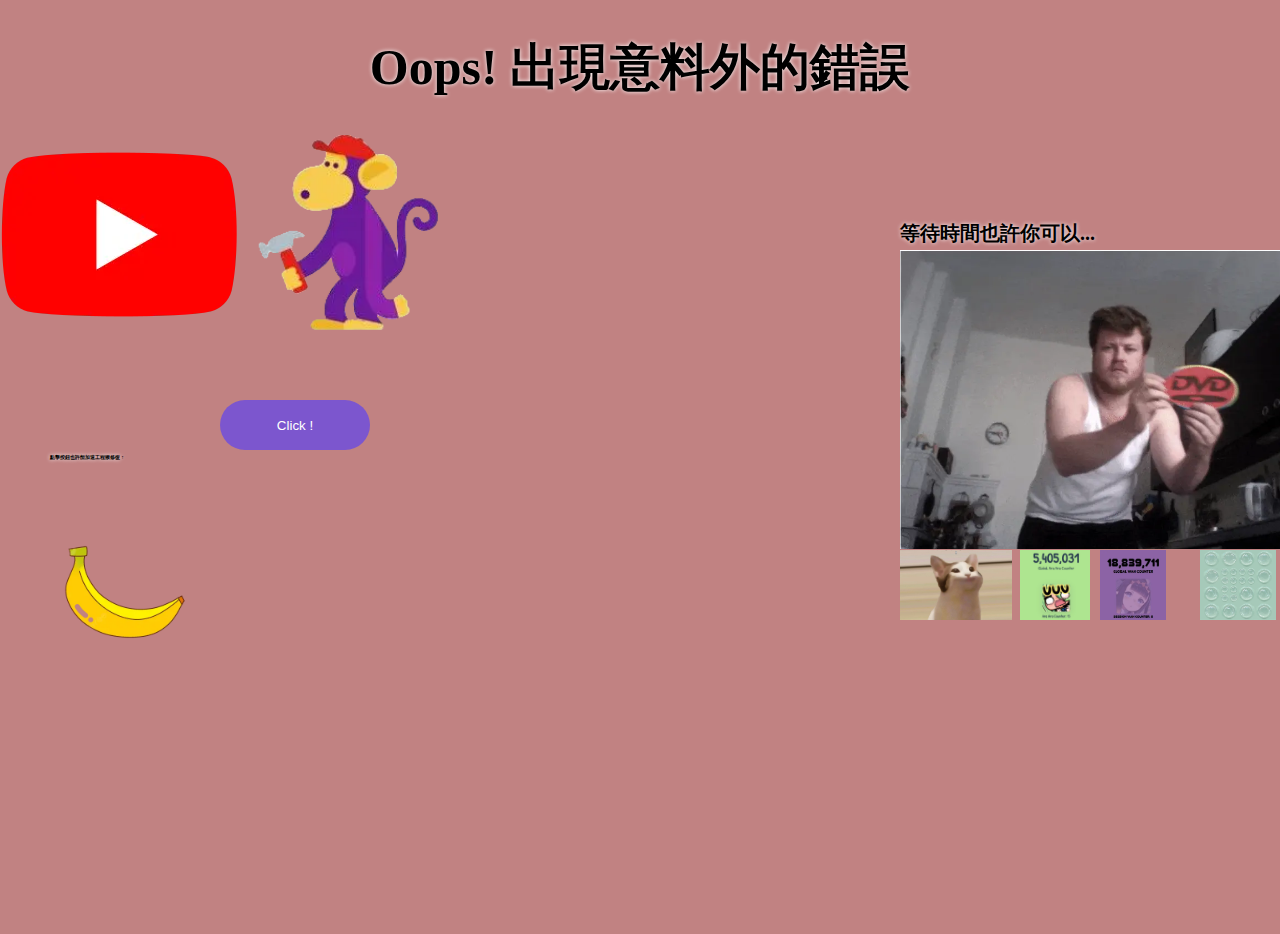
<file: hw02.html>
<!DOCTYPE html>
<html lang="en-us">

<head>
    <meta charset="utf-8">
    <meta name="viewport" content="width=device-width">
    <meta name="description" content="error">
    <title>YouTube</title>
    <link rel="stylesheet" href="hw02.css">
</head>

<body>

    <h1>Oops! 出現意料外的錯誤</h1>

    <img id="img02" src="YouTube_full-color_icon_(2017).svg.webp" width="239" height="165" style="vertical-align:middle" alt="yt">
    <img id="img01" src="youtubeMonkey.webp" width="200" height="200" style="vertical-align:middle" alt="monkey">
    
    <button onclick="start()" class="click" style="width:150px;height:50px;">Click !</button>
    <h2> 點擊按鈕也許能加速工程猴修復  ↑</h2>
    <img id="img03" src="banana.webp" width="200" height="200" style="vertical-align:middle" alt="banana">
    
    <h3>等待時間也許你可以...</h3>
    <img id="gif" src="dvd.webp" width="400" style="vertical-align:middle" alt="dvd">

    <a href="https://popcat.click/" target="_blank"><img src='cat.webp' alt='Cat' height='70' id="link1"></a>
    <a href="https://faunaraara.com/" target="_blank"><img src='fauna.webp' alt='fauna' height='70' id="link2"></a>
    <a href="https://inanoises.com/" target="_blank"><img src='ina.webp' alt='ina' height='70' id="link3"></a>
    <a href="https://bubblespop.netlify.app/" target="_blank"><img src='tw.webp' alt='bobble' height='70' width="76" id="link4"></a>

    <div id="count"> </div>
    <script src="hw02.js"></script>
</body>

</html>
</file>
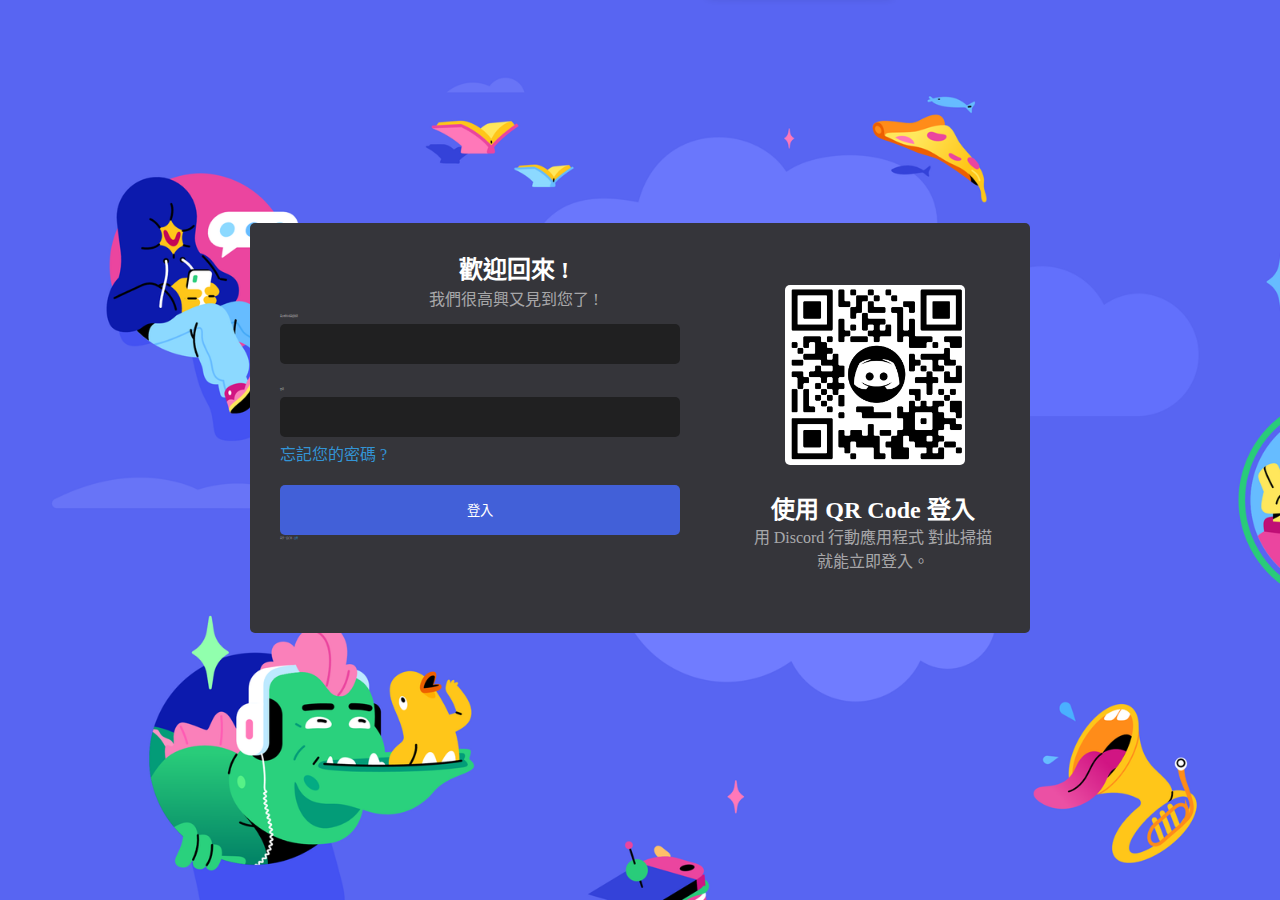
<file: hw03.html>
<!DOCTYPE html>
<html lang="zh-TW">

<head>
    <meta charset="utf-8">
    <meta name="viewport" content="width=device-width">
    <meta name="description" content="error">
    <title>Discord</title>
    <link rel="icon" href="DCicon.png">
    <link rel="stylesheet" href="hw03.css">
</head>

<body>
    <div class="page">

        <div class="block">

            <div class="input">
                <div class="title">
                    <div class="title01">
                        <h1>歡迎回來 !</h1>
                    </div>
                    <div class="title02">
                        <p>我們很高興又見到您了 !</p>
                    </div>
                </div>
                <div class="form">
                    <form>
                        <p class="email">電子郵件或電話號碼</p>
                        <label for="fname"></label>
                        <input type="text" id="fname" name="fname" value=""><br><br>
                        <p class="email">密碼</p>
                        <label for="lname"></label>
                        <input type="text" id="lname" name="lname" value="">
                    </form>
                </div>
                <div class="forget">
                    <a href="https://youtu.be/dQw4w9WgXcQ">忘記您的密碼 ?</a><br>
                </div>
                <div>
                    <button id="login">登入</button>
                </div>
                <div>
                    <p class="register">需要一個帳號 ? <a href="https://youtu.be/dQw4w9WgXcQ">註冊</a></p>
                </div>

            </div>

            <div class="scan">
                <div class="qrcode">
                    <img src="frame.png" class="img">
                </div>
                <div class="scantext01">
                    <h1>使用 QR Code 登入</h1>
                </div>
                <div class="scantext02">
                    <p>用 Discord 行動應用程式 對此掃描就能立即登入。</p>
                </div>
            </div>

        </div>

    </div>
    <img src="fly.png" id="fly" style="display:none" class="pic">
    <script src="hw03.js"></script>
</body>

</html>
</file>
<file: hw02.css>
html,
body {
    margin: 0;
}

html {
    font-family: "微軟正黑體" 'Helvetica Neue', Helvetica, Arial, sans-serif;
    height: 100%;
}

body {
    overflow: hidden;
    height: inherit;
    background-color: rgba(167, 79, 79, 0.71);
}

h1 {
    height: auto;
    color: rgb(0, 0, 0);
    text-shadow: 0 0 4px white;
    font-size: 50px;
    font-weight: bold;
    text-align: center;
}

h2{
    text-shadow: 0 0 4px white;
    font-size: 5px;
    font-weight: bold;
    position: absolute;
    top: 450px;
    left: 50px;
}

h3{
    text-shadow: 0 0 4px white;
    font-size: 20px;
    font-weight: bold;
    position: absolute;
    top: 200px;
    left: 900px;
}

button {
    border: 0;
    background-color: #7c56ce;
    color: #ffffff;
    border-radius: 110px;
    cursor: pointer;
    position: absolute;
    top: 400px;
    left: 220px;
}

button:hover {
    color: #000000;
    background-color: #ddd;
}

#img03
{
    position: absolute;
    top: 500px;
    left: 20px;
}

#count {
    font-size: 50px;
    font-weight: bold;
    position: absolute;
    top: 530px;
    left: 230px;
}

#gif
{
    position: absolute;
    top: 250px;
    left: 900px;
}

#link1
{
    position: absolute;
    top: 550px;
    left: 900px;
}

#link2
{
    position: absolute;
    top: 550px;
    left: 1020px;
}

#link3
{
    position: absolute;
    top: 550px;
    left: 1100px;
}

#link4
{
    position: absolute;
    top: 550px;
    left: 1200px;
}
</file>
<file: hw03.css>
html,
body {
    margin: 0;
}

html {
    font-family: "微軟正黑體" 'Helvetica Neue', Helvetica, Arial, sans-serif;
    height: 100%;
}

body {
    background-image: url("discordBG.png");
    background-size: cover;
}

.page {
    display: flex;
    height: 855px;
    justify-content: center;
    align-items: center;
}

.block {
    display: flex;
    background-color: rgb(53, 53, 58);
    height: 350px;
    width: 720px;
    padding: 30px;
    align-items: center;
    border-radius: 5px;
}

.input {
    height: 100%;
    width: 65%;
}

.scan {
    height: 100%;
    width: 35%;
}

.qrcode {
    display: flex;
    height: 70%;
    width: 85%;
    padding-left: 20px;
    justify-content: center;
    align-items: center;
}

.img {
    height: 180px;
    width: 180px;
    border-radius: 5px;
}

.scantext01 {
    display: flex;
    height: 20px;
    width: 250px;
    justify-content: center;
    align-items: center;
}

.scantext02 {
    display: flex;
    height: 60px;
    width: 250px;
    padding-right: 20px;
    justify-content: center;
    align-items: center;
}

h1 {
    font-size: x-large;
    text-align: center;
    color: white;
}

p {
    text-align: center;
    color: rgba(255, 255, 255, 0.584);
}

.title {
    display: flex;
    flex-direction: column;
    justify-content: center;
    align-items: center;
}

.title01 {
    display: flex;
    height: 30px;
    justify-content: center;
    align-items: center;
}

.title02 {
    display: flex;
    height: 30px;
    justify-content: center;
    align-items: center;
}

.email {
    font-size: 2px;
    color: rgba(255, 255, 255, 0.626);
    text-align: left;
}

.form {
    display: flex;
}

input[type=text] {
    height: 40px;
    width: 400px;
    padding: 4px 5px;
    margin: 4px 0;
    box-sizing: border-box;
    border: none;
    background-color: #171717b7;
    color: white;
    border-radius: 5px;
}

a:link{
    text-decoration:none;
    color: rgb(51, 148, 213);
}

a:visited{
    text-decoration: none;
    color: rgb(51, 148, 213);
}

.forget{
    padding-bottom: 20px;
}

button{
    background-color: rgb(66, 96, 216);
    color: white;
    border: none;
    border-radius: 5px;
    width: 400px;
    height: 50px;
    padding: 4px 5px;
}

button:hover{
    background-color: #4752C4;
}

.register
{
    font-size: 2px;
    color: rgba(255, 255, 255, 0.491);
    text-align: left;
}

.pic{
    position: absolute;
    top: 100px;
    left: 320px;
    height: 600px;
    width: 1000px;
}
</file>
